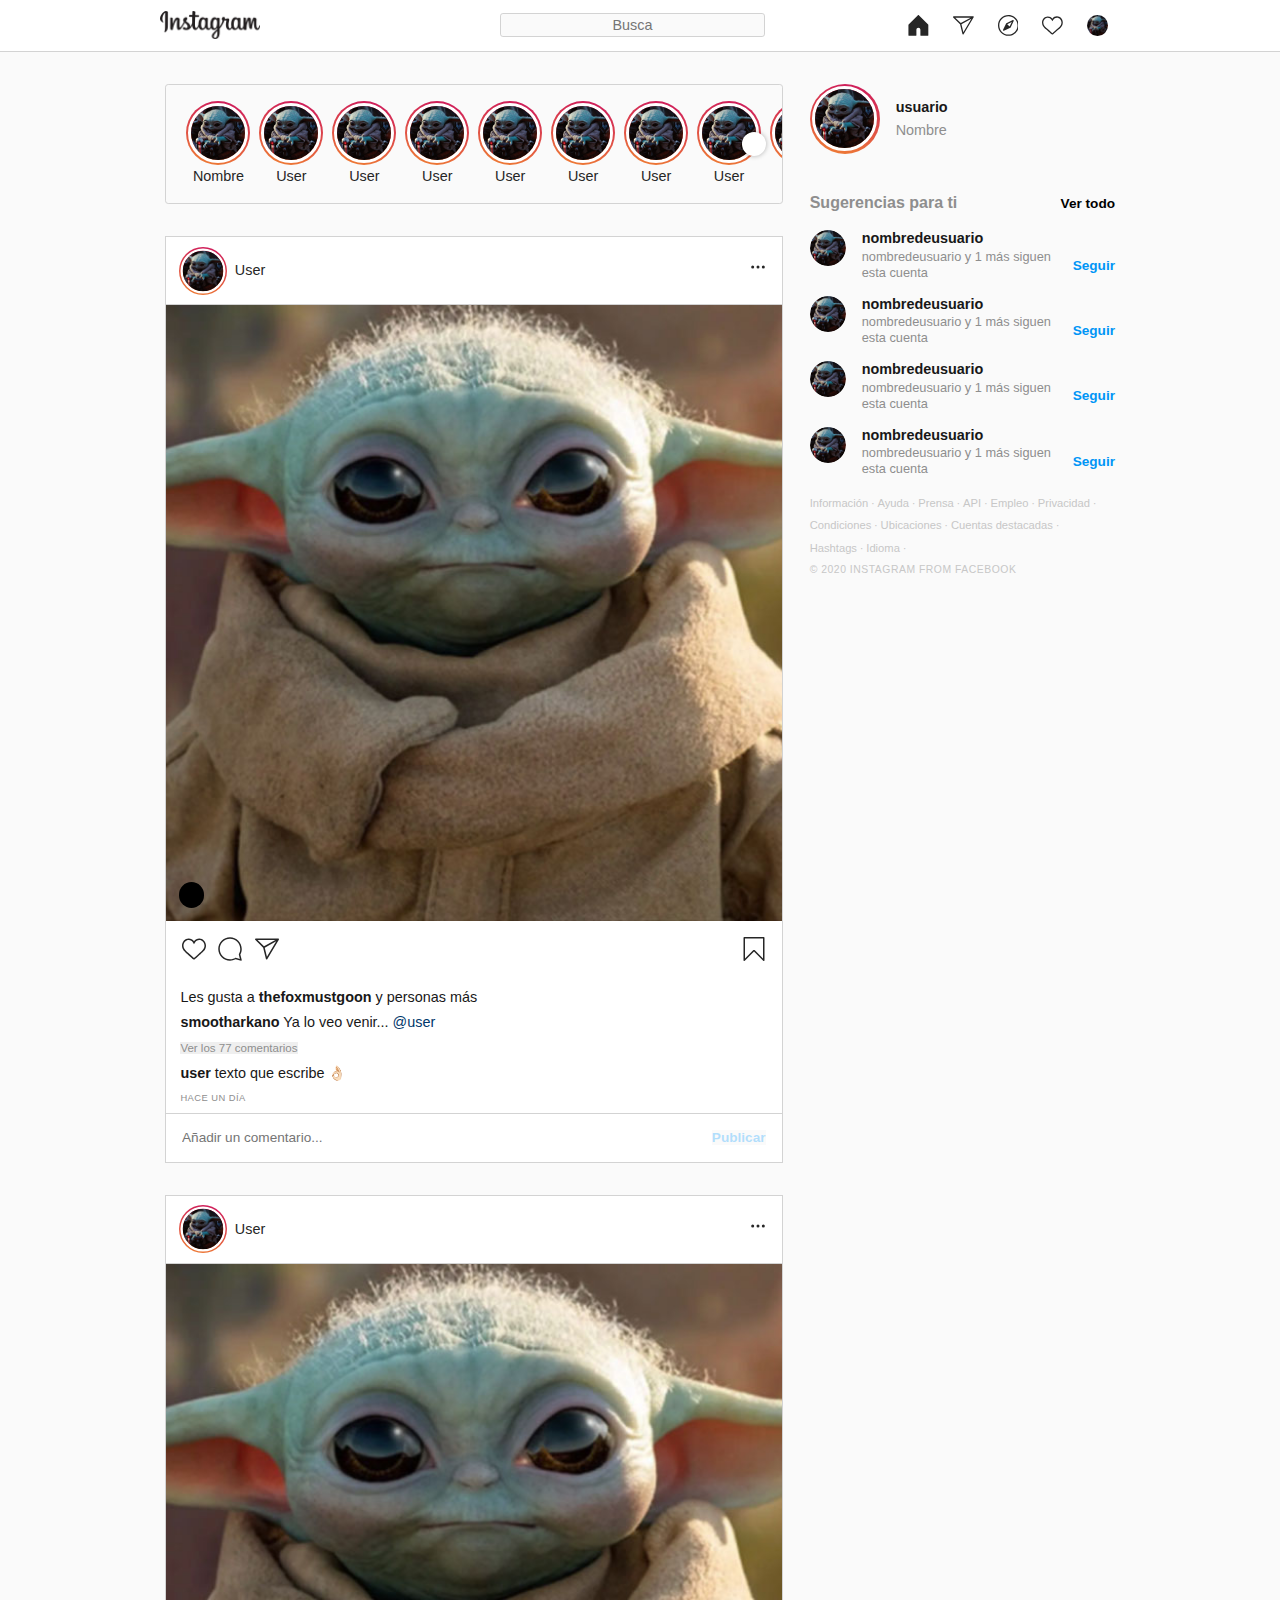
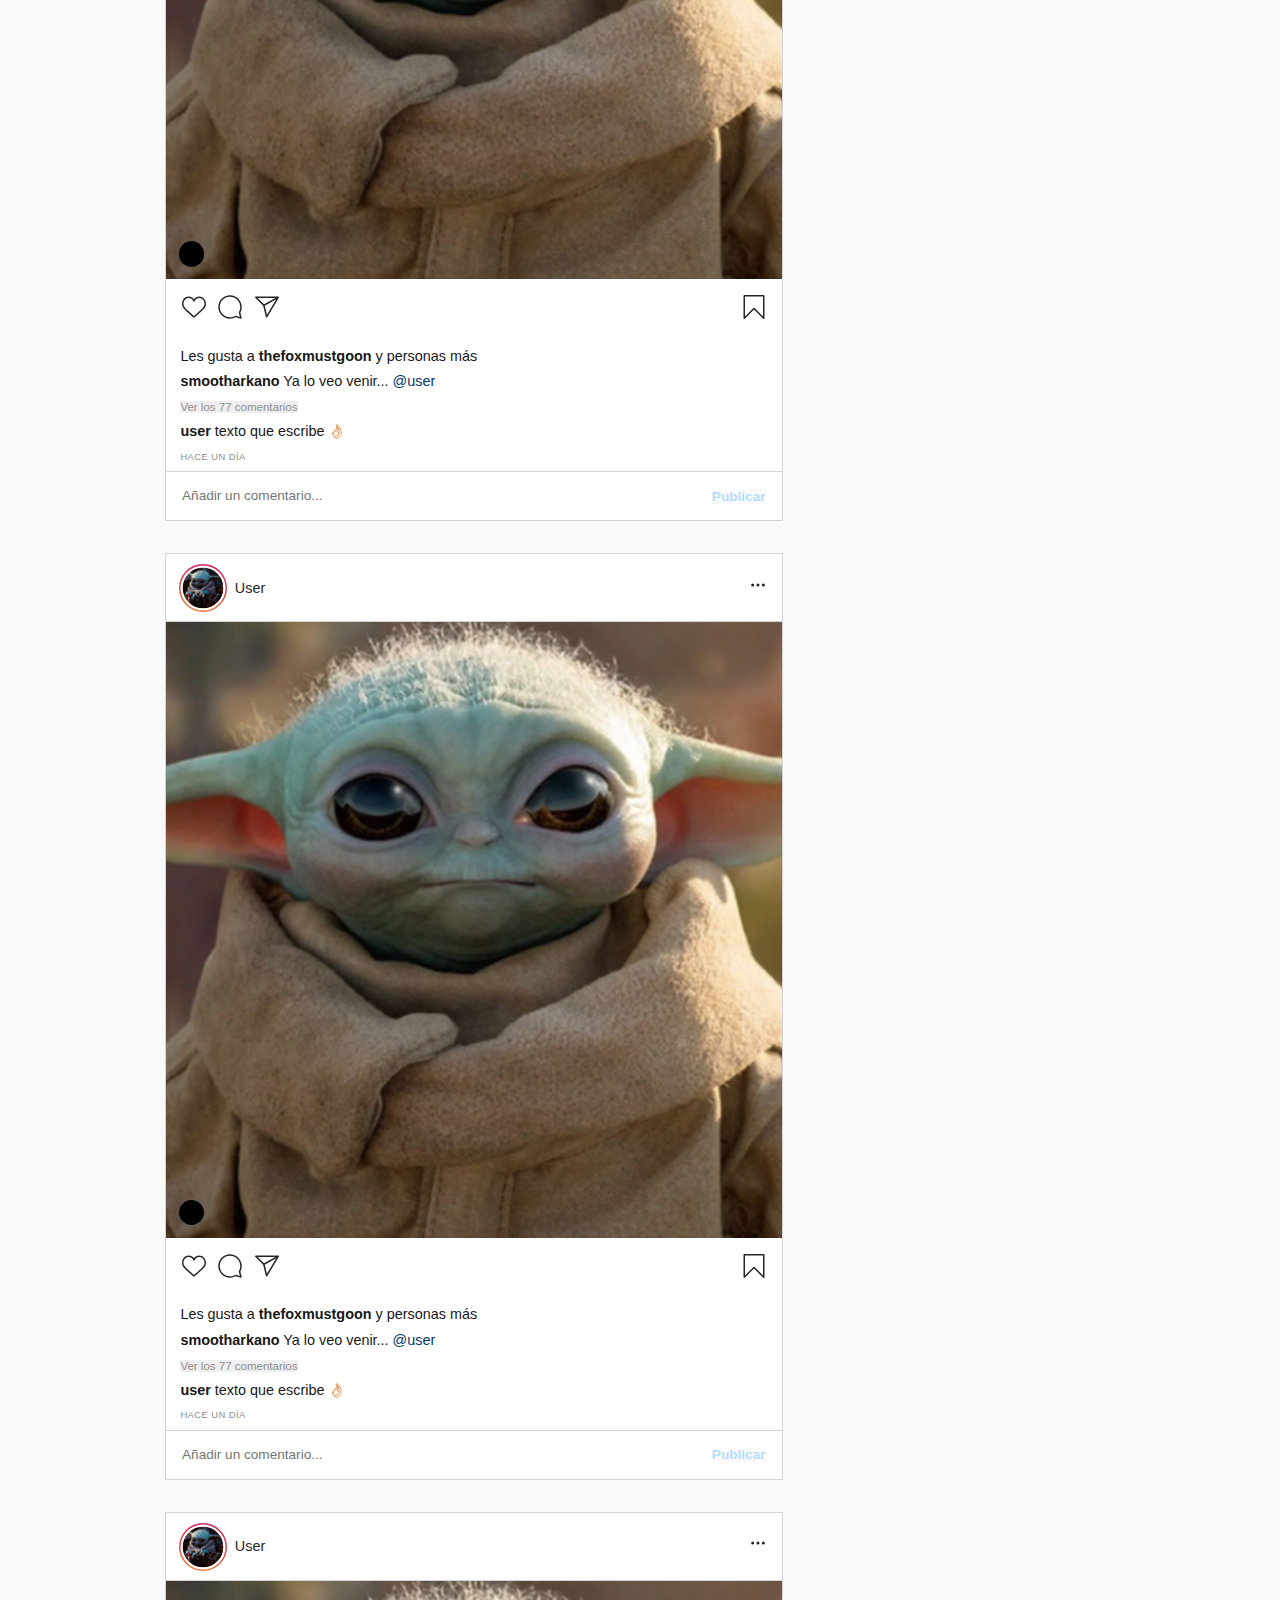
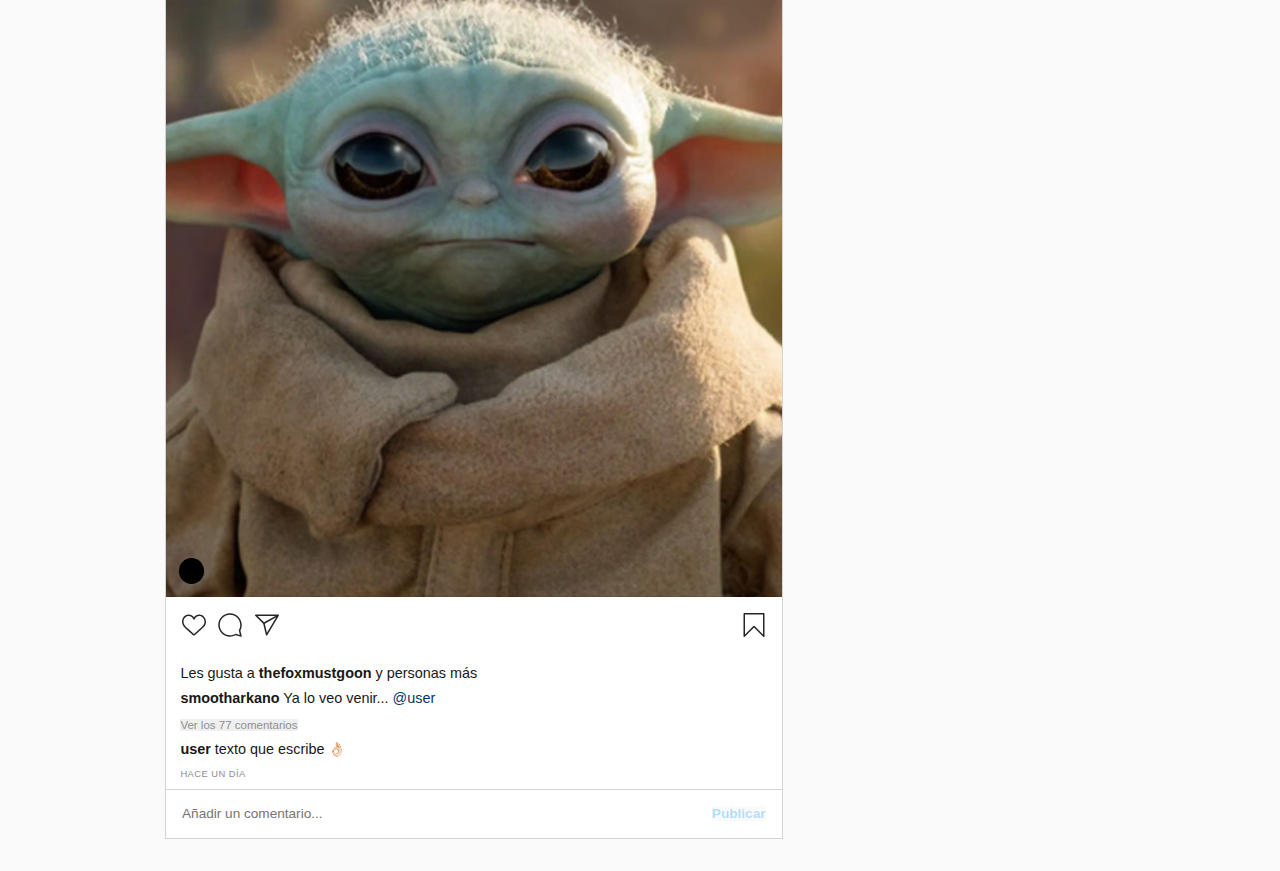
<file: index.html>
<!DOCTYPE html>
<html lang="en">
  <head>
    <meta charset="UTF-8" />
    <meta name="viewport" content="width=device-width, initial-scale=1.0" />
    <meta http-equiv="X-UA-Compatible" content="ie=edge" />
    <title>Clon de Instagram</title>
    <link rel="stylesheet" href="https://cdnjs.cloudflare.com/ajax/libs/font-awesome/5.15.1/css/all.min.css" integrity="sha512-+4zCK9k+qNFUR5X+cKL9EIR+ZOhtIloNl9GIKS57V1MyNsYpYcUrUeQc9vNfzsWfV28IaLL3i96P9sdNyeRssA==" crossorigin="anonymous" />
    <link rel="stylesheet" href="css/index.css" />
    <script src="js/app.js" defer></script>
  </head>

  <body class="index">
    <header class="header">
      <div class="centrado">
        <div class="header__col header__col--left">
          <h1 class="header__h1">
            <a href="#" title="Instagram">
              <img src="assets/img/logo.png" alt="Instagram" />
            </a>
          </h1>
        </div>
        <div class="header__col header__col--center">
          <input class="header__input" type="text" placeholder="Busca" />
        </div>
        <div class="header__col header__col--right">
          <ul class="header__ul">
            <li class="header__li">
              <a class="header__a" href="#" title="Inicio">
                <svg class="header__svg" aria-label="Inicio" fill="#262626" viewBox="0 0 48 48"><path d="M45.5 48H30.1c-.8 0-1.5-.7-1.5-1.5V34.2c0-2.6-2.1-4.6-4.6-4.6s-4.6 2.1-4.6 4.6v12.3c0 .8-.7 1.5-1.5 1.5H2.5c-.8 0-1.5-.7-1.5-1.5V23c0-.4.2-.8.4-1.1L22.9.4c.6-.6 1.6-.6 2.1 0l21.5 21.5c.3.3.4.7.4 1.1v23.5c.1.8-.6 1.5-1.4 1.5z"></path></svg>
              </a>
            </li>
            <li class="header__li">
              <a class="header__a" href="#" title="Mensajes">
                <svg class="header__svg" aria-label="Direct" fill="#262626" viewBox="0 0 48 48"><path d="M47.8 3.8c-.3-.5-.8-.8-1.3-.8h-45C.9 3.1.3 3.5.1 4S0 5.2.4 5.7l15.9 15.6 5.5 22.6c.1.6.6 1 1.2 1.1h.2c.5 0 1-.3 1.3-.7l23.2-39c.4-.4.4-1 .1-1.5zM5.2 6.1h35.5L18 18.7 5.2 6.1zm18.7 33.6l-4.4-18.4L42.4 8.6 23.9 39.7z"></path></svg>
              </a>
            </li>
            <li class="header__li">
              <a class="header__a" href="#" title="Descubrir">
                <svg class="header__svg" aria-label="Buscar personas" fill="#262626" viewBox="0 0 48 48"><path clip-rule="evenodd" d="M24 0C10.8 0 0 10.8 0 24s10.8 24 24 24 24-10.8 24-24S37.2 0 24 0zm0 45C12.4 45 3 35.6 3 24S12.4 3 24 3s21 9.4 21 21-9.4 21-21 21zm10.2-33.2l-14.8 7c-.3.1-.6.4-.7.7l-7 14.8c-.3.6-.2 1.3.3 1.7.3.3.7.4 1.1.4.2 0 .4 0 .6-.1l14.8-7c.3-.1.6-.4.7-.7l7-14.8c.3-.6.2-1.3-.3-1.7-.4-.5-1.1-.6-1.7-.3zm-7.4 15l-5.5-5.5 10.5-5-5 10.5z" fill-rule="evenodd"></path></svg>
              </a>
            </li>
            <li class="header__li">
              <a class="header__a" href="#" title="Likes">
                <svg class="header__svg" aria-label="Sección de actividades" fill="#262626" viewBox="0 0 48 48"><path d="M34.6 6.1c5.7 0 10.4 5.2 10.4 11.5 0 6.8-5.9 11-11.5 16S25 41.3 24 41.9c-1.1-.7-4.7-4-9.5-8.3-5.7-5-11.5-9.2-11.5-16C3 11.3 7.7 6.1 13.4 6.1c4.2 0 6.5 2 8.1 4.3 1.9 2.6 2.2 3.9 2.5 3.9.3 0 .6-1.3 2.5-3.9 1.6-2.3 3.9-4.3 8.1-4.3m0-3c-4.5 0-7.9 1.8-10.6 5.6-2.7-3.7-6.1-5.5-10.6-5.5C6 3.1 0 9.6 0 17.6c0 7.3 5.4 12 10.6 16.5.6.5 1.3 1.1 1.9 1.7l2.3 2c4.4 3.9 6.6 5.9 7.6 6.5.5.3 1.1.5 1.6.5.6 0 1.1-.2 1.6-.5 1-.6 2.8-2.2 7.8-6.8l2-1.8c.7-.6 1.3-1.2 2-1.7C42.7 29.6 48 25 48 17.6c0-8-6-14.5-13.4-14.5z"></path></svg>
              </a>
            </li>
            <li class="header__li">
              <a class="header__a" href="#" title="Perfil">
                <img class="header__profile" src="assets/img/user.jpg" alt="Usuario" />
              </a>
            </li>
          </ul>
        </div>
      </div>
    </header>

    <div class="contenido">
      <main class="main">
        <div class="stories">
          <div class="stories__slider">
            <!-- div.stories__slide>img[src="#" alt="User"]+h2{Nombre} -->
            <div class="stories__slide">
              <div class="stories__mask">
                <img class="stories__img" src="assets/img/user.jpg" alt="User" />
              </div>
              <h2 class="stories__h2">Nombre</h2>
            </div>

            <div class="stories__slide">
              <div class="stories__mask"><img class="stories__img" src="assets/img/user.jpg" alt="User" /></div>
              <h2 class="stories__h2">User</h2>
            </div>
            <div class="stories__slide">
              <div class="stories__mask"><img class="stories__img" src="assets/img/user.jpg" alt="User" /></div>
              <h2 class="stories__h2">User</h2>
            </div>
            <div class="stories__slide">
              <div class="stories__mask"><img class="stories__img" src="assets/img/user.jpg" alt="User" /></div>
              <h2 class="stories__h2">User</h2>
            </div>
            <div class="stories__slide">
              <div class="stories__mask"><img class="stories__img" src="assets/img/user.jpg" alt="User" /></div>
              <h2 class="stories__h2">User</h2>
            </div>
            <div class="stories__slide">
              <div class="stories__mask"><img class="stories__img" src="assets/img/user.jpg" alt="User" /></div>
              <h2 class="stories__h2">User</h2>
            </div>
            <div class="stories__slide">
              <div class="stories__mask"><img class="stories__img" src="assets/img/user.jpg" alt="User" /></div>
              <h2 class="stories__h2">User</h2>
            </div>
            <div class="stories__slide">
              <div class="stories__mask"><img class="stories__img" src="assets/img/user.jpg" alt="User" /></div>
              <h2 class="stories__h2">User</h2>
            </div>
            <div class="stories__slide">
              <div class="stories__mask"><img class="stories__img" src="assets/img/user.jpg" alt="User" /></div>
              <h2 class="stories__h2">User</h2>
            </div>
            <div class="stories__slide">
              <div class="stories__mask"><img class="stories__img" src="assets/img/user.jpg" alt="User" /></div>
              <h2 class="stories__h2">User</h2>
            </div>
            <div class="stories__slide">
              <div class="stories__mask"><img class="stories__img" src="assets/img/user.jpg" alt="User" /></div>
              <h2 class="stories__h2">User</h2>
            </div>
            <div class="stories__slide">
              <div class="stories__mask"><img class="stories__img" src="assets/img/user.jpg" alt="User" /></div>
              <h2 class="stories__h2">User</h2>
            </div>
            <div class="stories__slide">
              <div class="stories__mask"><img class="stories__img" src="assets/img/user.jpg" alt="User" /></div>
              <h2 class="stories__h2">User</h2>
            </div>
            <div class="stories__slide">
              <div class="stories__mask"><img class="stories__img" src="assets/img/user.jpg" alt="User" /></div>
              <h2 class="stories__h2">User</h2>
            </div>
            <div class="stories__slide">
              <div class="stories__mask"><img class="stories__img" src="assets/img/user.jpg" alt="User" /></div>
              <h2 class="stories__h2">User</h2>
            </div>
            <div class="stories__slide">
              <div class="stories__mask"><img class="stories__img" src="assets/img/user.jpg" alt="User" /></div>
              <h2 class="stories__h2">User</h2>
            </div>
          </div>

          <div class="stories__button stories__button--prev">
            <div class="fas fa-angle-left"></div>
          </div>
          <div class="stories__button stories__button--next activo">
            <div class="fas fa-angle-right"></div>
          </div>
        </div>

        <div class="post">
          <section class="post__section">
            <div class="post__top">
              <div class="stories__slide">
                <div class="stories__mask"><img class="stories__img" src="assets/img/user.jpg" alt="User" /></div>
                <h2 class="stories__h2">User</h2>
              </div>
              <div class="post__puntos">
                <svg class="post__svg" aria-label="Más opciones" fill="#262626" height="16" viewBox="0 0 48 48" width="16">
                  <circle clip-rule="evenodd" cx="8" cy="24" fill-rule="evenodd" r="4.5"></circle>
                  <circle clip-rule="evenodd" cx="24" cy="24" fill-rule="evenodd" r="4.5"></circle>
                  <circle clip-rule="evenodd" cx="40" cy="24" fill-rule="evenodd" r="4.5"></circle>
                </svg>
              </div>
            </div>
            <div class="post__image">
              <img class="post__img" src="assets/img/post1.jpg" alt="mini Yoda" />
              <div class="post__tags">
                <div class="post__fas fas fa-user"></div>
              </div>
            </div>
            <div class="post__buttons">
              <div class="post__izq">
                <svg class="post__svg" aria-label="Me gusta" fill="#262626" height="24" viewBox="0 0 48 48" width="24"><path d="M34.6 6.1c5.7 0 10.4 5.2 10.4 11.5 0 6.8-5.9 11-11.5 16S25 41.3 24 41.9c-1.1-.7-4.7-4-9.5-8.3-5.7-5-11.5-9.2-11.5-16C3 11.3 7.7 6.1 13.4 6.1c4.2 0 6.5 2 8.1 4.3 1.9 2.6 2.2 3.9 2.5 3.9.3 0 .6-1.3 2.5-3.9 1.6-2.3 3.9-4.3 8.1-4.3m0-3c-4.5 0-7.9 1.8-10.6 5.6-2.7-3.7-6.1-5.5-10.6-5.5C6 3.1 0 9.6 0 17.6c0 7.3 5.4 12 10.6 16.5.6.5 1.3 1.1 1.9 1.7l2.3 2c4.4 3.9 6.6 5.9 7.6 6.5.5.3 1.1.5 1.6.5.6 0 1.1-.2 1.6-.5 1-.6 2.8-2.2 7.8-6.8l2-1.8c.7-.6 1.3-1.2 2-1.7C42.7 29.6 48 25 48 17.6c0-8-6-14.5-13.4-14.5z"></path></svg>
                <svg class="post__svg" aria-label="Comentar" fill="#262626" height="24" viewBox="0 0 48 48" width="24"><path clip-rule="evenodd" d="M47.5 46.1l-2.8-11c1.8-3.3 2.8-7.1 2.8-11.1C47.5 11 37 .5 24 .5S.5 11 .5 24 11 47.5 24 47.5c4 0 7.8-1 11.1-2.8l11 2.8c.8.2 1.6-.6 1.4-1.4zm-3-22.1c0 4-1 7-2.6 10-.2.4-.3.9-.2 1.4l2.1 8.4-8.3-2.1c-.5-.1-1-.1-1.4.2-1.8 1-5.2 2.6-10 2.6-11.4 0-20.6-9.2-20.6-20.5S12.7 3.5 24 3.5 44.5 12.7 44.5 24z" fill-rule="evenodd"></path></svg>
                <svg class="post__svg" aria-label="Compartir publicación" fill="#262626" height="24" viewBox="0 0 48 48" width="24"><path d="M47.8 3.8c-.3-.5-.8-.8-1.3-.8h-45C.9 3.1.3 3.5.1 4S0 5.2.4 5.7l15.9 15.6 5.5 22.6c.1.6.6 1 1.2 1.1h.2c.5 0 1-.3 1.3-.7l23.2-39c.4-.4.4-1 .1-1.5zM5.2 6.1h35.5L18 18.7 5.2 6.1zm18.7 33.6l-4.4-18.4L42.4 8.6 23.9 39.7z"></path></svg>
              </div>
              <div class="post__der">
                <svg class="post__svg" aria-label="Guardar" fill="#262626" height="24" viewBox="0 0 48 48" width="24"><path d="M43.5 48c-.4 0-.8-.2-1.1-.4L24 29 5.6 47.6c-.4.4-1.1.6-1.6.3-.6-.2-1-.8-1-1.4v-45C3 .7 3.7 0 4.5 0h39c.8 0 1.5.7 1.5 1.5v45c0 .6-.4 1.2-.9 1.4-.2.1-.4.1-.6.1zM24 26c.8 0 1.6.3 2.2.9l15.8 16V3H6v39.9l15.8-16c.6-.6 1.4-.9 2.2-.9z"></path></svg>
              </div>
            </div>

            <div class="post__comments">
              <p class="post__gusta">Les gusta a <strong>thefoxmustgoon</strong> y personas más</p>
              <p class="post__user-text"><strong>smootharkano</strong> Ya lo veo venir... <a href="#" title="@user">@user</a></p>
              <button class="post__more">Ver los 77 comentarios</button>
              <p class="post__coment"><strong>user</strong> texto que escribe 👌🏻</p>
              <p class="post__date">Hace un día</p>
            </div>

            <div class="post__add">
              <input class="post__text" type="text" placeholder="Añadir un comentario..." />
              <input class="post__submit" type="submit" value="Publicar" />
            </div>
          </section>

          <section class="post__section">
            <div class="post__top">
              <div class="stories__slide">
                <div class="stories__mask"><img class="stories__img" src="assets/img/user.jpg" alt="User" /></div>
                <h2 class="stories__h2">User</h2>
              </div>
              <div class="post__puntos">
                <svg class="post__svg" aria-label="Más opciones" fill="#262626" height="16" viewBox="0 0 48 48" width="16">
                  <circle clip-rule="evenodd" cx="8" cy="24" fill-rule="evenodd" r="4.5"></circle>
                  <circle clip-rule="evenodd" cx="24" cy="24" fill-rule="evenodd" r="4.5"></circle>
                  <circle clip-rule="evenodd" cx="40" cy="24" fill-rule="evenodd" r="4.5"></circle>
                </svg>
              </div>
            </div>
            <div class="post__image">
              <img class="post__img" src="assets/img/post1.jpg" alt="mini Yoda" />
              <div class="post__tags">
                <div class="post__fas fas fa-user"></div>
              </div>
            </div>
            <div class="post__buttons">
              <div class="post__izq">
                <svg class="post__svg" aria-label="Me gusta" fill="#262626" height="24" viewBox="0 0 48 48" width="24"><path d="M34.6 6.1c5.7 0 10.4 5.2 10.4 11.5 0 6.8-5.9 11-11.5 16S25 41.3 24 41.9c-1.1-.7-4.7-4-9.5-8.3-5.7-5-11.5-9.2-11.5-16C3 11.3 7.7 6.1 13.4 6.1c4.2 0 6.5 2 8.1 4.3 1.9 2.6 2.2 3.9 2.5 3.9.3 0 .6-1.3 2.5-3.9 1.6-2.3 3.9-4.3 8.1-4.3m0-3c-4.5 0-7.9 1.8-10.6 5.6-2.7-3.7-6.1-5.5-10.6-5.5C6 3.1 0 9.6 0 17.6c0 7.3 5.4 12 10.6 16.5.6.5 1.3 1.1 1.9 1.7l2.3 2c4.4 3.9 6.6 5.9 7.6 6.5.5.3 1.1.5 1.6.5.6 0 1.1-.2 1.6-.5 1-.6 2.8-2.2 7.8-6.8l2-1.8c.7-.6 1.3-1.2 2-1.7C42.7 29.6 48 25 48 17.6c0-8-6-14.5-13.4-14.5z"></path></svg>
                <svg class="post__svg" aria-label="Comentar" fill="#262626" height="24" viewBox="0 0 48 48" width="24"><path clip-rule="evenodd" d="M47.5 46.1l-2.8-11c1.8-3.3 2.8-7.1 2.8-11.1C47.5 11 37 .5 24 .5S.5 11 .5 24 11 47.5 24 47.5c4 0 7.8-1 11.1-2.8l11 2.8c.8.2 1.6-.6 1.4-1.4zm-3-22.1c0 4-1 7-2.6 10-.2.4-.3.9-.2 1.4l2.1 8.4-8.3-2.1c-.5-.1-1-.1-1.4.2-1.8 1-5.2 2.6-10 2.6-11.4 0-20.6-9.2-20.6-20.5S12.7 3.5 24 3.5 44.5 12.7 44.5 24z" fill-rule="evenodd"></path></svg>
                <svg class="post__svg" aria-label="Compartir publicación" fill="#262626" height="24" viewBox="0 0 48 48" width="24"><path d="M47.8 3.8c-.3-.5-.8-.8-1.3-.8h-45C.9 3.1.3 3.5.1 4S0 5.2.4 5.7l15.9 15.6 5.5 22.6c.1.6.6 1 1.2 1.1h.2c.5 0 1-.3 1.3-.7l23.2-39c.4-.4.4-1 .1-1.5zM5.2 6.1h35.5L18 18.7 5.2 6.1zm18.7 33.6l-4.4-18.4L42.4 8.6 23.9 39.7z"></path></svg>
              </div>
              <div class="post__der">
                <svg class="post__svg" aria-label="Guardar" fill="#262626" height="24" viewBox="0 0 48 48" width="24"><path d="M43.5 48c-.4 0-.8-.2-1.1-.4L24 29 5.6 47.6c-.4.4-1.1.6-1.6.3-.6-.2-1-.8-1-1.4v-45C3 .7 3.7 0 4.5 0h39c.8 0 1.5.7 1.5 1.5v45c0 .6-.4 1.2-.9 1.4-.2.1-.4.1-.6.1zM24 26c.8 0 1.6.3 2.2.9l15.8 16V3H6v39.9l15.8-16c.6-.6 1.4-.9 2.2-.9z"></path></svg>
              </div>
            </div>

            <div class="post__comments">
              <p class="post__gusta">Les gusta a <strong>thefoxmustgoon</strong> y personas más</p>
              <p class="post__user-text"><strong>smootharkano</strong> Ya lo veo venir... <a href="#" title="@user">@user</a></p>
              <button class="post__more">Ver los 77 comentarios</button>
              <p class="post__coment"><strong>user</strong> texto que escribe 👌🏻</p>
              <p class="post__date">Hace un día</p>
            </div>

            <div class="post__add">
              <input class="post__text" type="text" placeholder="Añadir un comentario..." />
              <input class="post__submit" type="submit" value="Publicar" />
            </div>
          </section>

          <section class="post__section">
            <div class="post__top">
              <div class="stories__slide">
                <div class="stories__mask"><img class="stories__img" src="assets/img/user.jpg" alt="User" /></div>
                <h2 class="stories__h2">User</h2>
              </div>
              <div class="post__puntos">
                <svg class="post__svg" aria-label="Más opciones" fill="#262626" height="16" viewBox="0 0 48 48" width="16">
                  <circle clip-rule="evenodd" cx="8" cy="24" fill-rule="evenodd" r="4.5"></circle>
                  <circle clip-rule="evenodd" cx="24" cy="24" fill-rule="evenodd" r="4.5"></circle>
                  <circle clip-rule="evenodd" cx="40" cy="24" fill-rule="evenodd" r="4.5"></circle>
                </svg>
              </div>
            </div>
            <div class="post__image">
              <img class="post__img" src="assets/img/post1.jpg" alt="mini Yoda" />
              <div class="post__tags">
                <div class="post__fas fas fa-user"></div>
              </div>
            </div>
            <div class="post__buttons">
              <div class="post__izq">
                <svg class="post__svg" aria-label="Me gusta" fill="#262626" height="24" viewBox="0 0 48 48" width="24"><path d="M34.6 6.1c5.7 0 10.4 5.2 10.4 11.5 0 6.8-5.9 11-11.5 16S25 41.3 24 41.9c-1.1-.7-4.7-4-9.5-8.3-5.7-5-11.5-9.2-11.5-16C3 11.3 7.7 6.1 13.4 6.1c4.2 0 6.5 2 8.1 4.3 1.9 2.6 2.2 3.9 2.5 3.9.3 0 .6-1.3 2.5-3.9 1.6-2.3 3.9-4.3 8.1-4.3m0-3c-4.5 0-7.9 1.8-10.6 5.6-2.7-3.7-6.1-5.5-10.6-5.5C6 3.1 0 9.6 0 17.6c0 7.3 5.4 12 10.6 16.5.6.5 1.3 1.1 1.9 1.7l2.3 2c4.4 3.9 6.6 5.9 7.6 6.5.5.3 1.1.5 1.6.5.6 0 1.1-.2 1.6-.5 1-.6 2.8-2.2 7.8-6.8l2-1.8c.7-.6 1.3-1.2 2-1.7C42.7 29.6 48 25 48 17.6c0-8-6-14.5-13.4-14.5z"></path></svg>
                <svg class="post__svg" aria-label="Comentar" fill="#262626" height="24" viewBox="0 0 48 48" width="24"><path clip-rule="evenodd" d="M47.5 46.1l-2.8-11c1.8-3.3 2.8-7.1 2.8-11.1C47.5 11 37 .5 24 .5S.5 11 .5 24 11 47.5 24 47.5c4 0 7.8-1 11.1-2.8l11 2.8c.8.2 1.6-.6 1.4-1.4zm-3-22.1c0 4-1 7-2.6 10-.2.4-.3.9-.2 1.4l2.1 8.4-8.3-2.1c-.5-.1-1-.1-1.4.2-1.8 1-5.2 2.6-10 2.6-11.4 0-20.6-9.2-20.6-20.5S12.7 3.5 24 3.5 44.5 12.7 44.5 24z" fill-rule="evenodd"></path></svg>
                <svg class="post__svg" aria-label="Compartir publicación" fill="#262626" height="24" viewBox="0 0 48 48" width="24"><path d="M47.8 3.8c-.3-.5-.8-.8-1.3-.8h-45C.9 3.1.3 3.5.1 4S0 5.2.4 5.7l15.9 15.6 5.5 22.6c.1.6.6 1 1.2 1.1h.2c.5 0 1-.3 1.3-.7l23.2-39c.4-.4.4-1 .1-1.5zM5.2 6.1h35.5L18 18.7 5.2 6.1zm18.7 33.6l-4.4-18.4L42.4 8.6 23.9 39.7z"></path></svg>
              </div>
              <div class="post__der">
                <svg class="post__svg" aria-label="Guardar" fill="#262626" height="24" viewBox="0 0 48 48" width="24"><path d="M43.5 48c-.4 0-.8-.2-1.1-.4L24 29 5.6 47.6c-.4.4-1.1.6-1.6.3-.6-.2-1-.8-1-1.4v-45C3 .7 3.7 0 4.5 0h39c.8 0 1.5.7 1.5 1.5v45c0 .6-.4 1.2-.9 1.4-.2.1-.4.1-.6.1zM24 26c.8 0 1.6.3 2.2.9l15.8 16V3H6v39.9l15.8-16c.6-.6 1.4-.9 2.2-.9z"></path></svg>
              </div>
            </div>

            <div class="post__comments">
              <p class="post__gusta">Les gusta a <strong>thefoxmustgoon</strong> y personas más</p>
              <p class="post__user-text"><strong>smootharkano</strong> Ya lo veo venir... <a href="#" title="@user">@user</a></p>
              <button class="post__more">Ver los 77 comentarios</button>
              <p class="post__coment"><strong>user</strong> texto que escribe 👌🏻</p>
              <p class="post__date">Hace un día</p>
            </div>

            <div class="post__add">
              <input class="post__text" type="text" placeholder="Añadir un comentario..." />
              <input class="post__submit" type="submit" value="Publicar" />
            </div>
          </section>

          <section class="post__section">
            <div class="post__top">
              <div class="stories__slide">
                <div class="stories__mask"><img class="stories__img" src="assets/img/user.jpg" alt="User" /></div>
                <h2 class="stories__h2">User</h2>
              </div>
              <div class="post__puntos">
                <svg class="post__svg" aria-label="Más opciones" fill="#262626" height="16" viewBox="0 0 48 48" width="16">
                  <circle clip-rule="evenodd" cx="8" cy="24" fill-rule="evenodd" r="4.5"></circle>
                  <circle clip-rule="evenodd" cx="24" cy="24" fill-rule="evenodd" r="4.5"></circle>
                  <circle clip-rule="evenodd" cx="40" cy="24" fill-rule="evenodd" r="4.5"></circle>
                </svg>
              </div>
            </div>
            <div class="post__image">
              <img class="post__img" src="assets/img/post1.jpg" alt="mini Yoda" />
              <div class="post__tags">
                <div class="post__fas fas fa-user"></div>
              </div>
            </div>
            <div class="post__buttons">
              <div class="post__izq">
                <svg class="post__svg" aria-label="Me gusta" fill="#262626" height="24" viewBox="0 0 48 48" width="24"><path d="M34.6 6.1c5.7 0 10.4 5.2 10.4 11.5 0 6.8-5.9 11-11.5 16S25 41.3 24 41.9c-1.1-.7-4.7-4-9.5-8.3-5.7-5-11.5-9.2-11.5-16C3 11.3 7.7 6.1 13.4 6.1c4.2 0 6.5 2 8.1 4.3 1.9 2.6 2.2 3.9 2.5 3.9.3 0 .6-1.3 2.5-3.9 1.6-2.3 3.9-4.3 8.1-4.3m0-3c-4.5 0-7.9 1.8-10.6 5.6-2.7-3.7-6.1-5.5-10.6-5.5C6 3.1 0 9.6 0 17.6c0 7.3 5.4 12 10.6 16.5.6.5 1.3 1.1 1.9 1.7l2.3 2c4.4 3.9 6.6 5.9 7.6 6.5.5.3 1.1.5 1.6.5.6 0 1.1-.2 1.6-.5 1-.6 2.8-2.2 7.8-6.8l2-1.8c.7-.6 1.3-1.2 2-1.7C42.7 29.6 48 25 48 17.6c0-8-6-14.5-13.4-14.5z"></path></svg>
                <svg class="post__svg" aria-label="Comentar" fill="#262626" height="24" viewBox="0 0 48 48" width="24"><path clip-rule="evenodd" d="M47.5 46.1l-2.8-11c1.8-3.3 2.8-7.1 2.8-11.1C47.5 11 37 .5 24 .5S.5 11 .5 24 11 47.5 24 47.5c4 0 7.8-1 11.1-2.8l11 2.8c.8.2 1.6-.6 1.4-1.4zm-3-22.1c0 4-1 7-2.6 10-.2.4-.3.9-.2 1.4l2.1 8.4-8.3-2.1c-.5-.1-1-.1-1.4.2-1.8 1-5.2 2.6-10 2.6-11.4 0-20.6-9.2-20.6-20.5S12.7 3.5 24 3.5 44.5 12.7 44.5 24z" fill-rule="evenodd"></path></svg>
                <svg class="post__svg" aria-label="Compartir publicación" fill="#262626" height="24" viewBox="0 0 48 48" width="24"><path d="M47.8 3.8c-.3-.5-.8-.8-1.3-.8h-45C.9 3.1.3 3.5.1 4S0 5.2.4 5.7l15.9 15.6 5.5 22.6c.1.6.6 1 1.2 1.1h.2c.5 0 1-.3 1.3-.7l23.2-39c.4-.4.4-1 .1-1.5zM5.2 6.1h35.5L18 18.7 5.2 6.1zm18.7 33.6l-4.4-18.4L42.4 8.6 23.9 39.7z"></path></svg>
              </div>
              <div class="post__der">
                <svg class="post__svg" aria-label="Guardar" fill="#262626" height="24" viewBox="0 0 48 48" width="24"><path d="M43.5 48c-.4 0-.8-.2-1.1-.4L24 29 5.6 47.6c-.4.4-1.1.6-1.6.3-.6-.2-1-.8-1-1.4v-45C3 .7 3.7 0 4.5 0h39c.8 0 1.5.7 1.5 1.5v45c0 .6-.4 1.2-.9 1.4-.2.1-.4.1-.6.1zM24 26c.8 0 1.6.3 2.2.9l15.8 16V3H6v39.9l15.8-16c.6-.6 1.4-.9 2.2-.9z"></path></svg>
              </div>
            </div>

            <div class="post__comments">
              <p class="post__gusta">Les gusta a <strong>thefoxmustgoon</strong> y personas más</p>
              <p class="post__user-text"><strong>smootharkano</strong> Ya lo veo venir... <a href="#" title="@user">@user</a></p>
              <button class="post__more">Ver los 77 comentarios</button>
              <p class="post__coment"><strong>user</strong> texto que escribe 👌🏻</p>
              <p class="post__date">Hace un día</p>
            </div>

            <div class="post__add">
              <input class="post__text" type="text" placeholder="Añadir un comentario..." />
              <input class="post__submit" type="submit" value="Publicar" />
            </div>
          </section>
        </div>
      </main>

      <aside class="aside">
        <div class="aside__user">
          <div class="aside__mask">
            <img class="aside__img-user" src="assets/img/user.jpg" alt="User" />
          </div>
          <div class="aside__info">
            <h2 class="aside__nick">usuario</h2>
            <h3 class="aside__name">Nombre</h3>
          </div>
        </div>
        <div class="aside__sugerencias">
          <div class="aside__top">
            <h4 class="aside__h4">Sugerencias para ti</h4>
            <button class="aside__button" type="button">Ver todo</button>
          </div>
          <div class="aside__bottom">
            <ul class="aside__ul">
              <li class="aside__li">
                <div class="aside__col">
                  <div class="aside__mask aside__mask--mini">
                    <img class="aside__img-user aside__img-user--mini" src="assets/img/user.jpg" alt="User" />
                  </div>
                </div>
                <div class="aside__col">
                  <h5 class="aside__h5">nombredeusuario</h5>
                  <span class="aside__span">nombredeusuario y 1 más siguen esta cuenta</span>
                </div>
                <div class="aside__col">
                  <button class="aside__button aside__button--blue" type="button">Seguir</button>
                </div>
              </li>
              <li class="aside__li">
                <div class="aside__col">
                  <div class="aside__mask aside__mask--mini">
                    <img class="aside__img-user aside__img-user--mini" src="assets/img/user.jpg" alt="User" />
                  </div>
                </div>
                <div class="aside__col">
                  <h5 class="aside__h5">nombredeusuario</h5>
                  <span class="aside__span">nombredeusuario y 1 más siguen esta cuenta</span>
                </div>
                <div class="aside__col">
                  <button class="aside__button aside__button--blue" type="button">Seguir</button>
                </div>
              </li>

              <li class="aside__li">
                <div class="aside__col">
                  <div class="aside__mask aside__mask--mini">
                    <img class="aside__img-user aside__img-user--mini" src="assets/img/user.jpg" alt="User" />
                  </div>
                </div>
                <div class="aside__col">
                  <h5 class="aside__h5">nombredeusuario</h5>
                  <span class="aside__span">nombredeusuario y 1 más siguen esta cuenta</span>
                </div>
                <div class="aside__col">
                  <button class="aside__button aside__button--blue" type="button">Seguir</button>
                </div>
              </li>

              <li class="aside__li">
                <div class="aside__col">
                  <div class="aside__mask aside__mask--mini">
                    <img class="aside__img-user aside__img-user--mini" src="assets/img/user.jpg" alt="User" />
                  </div>
                </div>
                <div class="aside__col">
                  <h5 class="aside__h5">nombredeusuario</h5>
                  <span class="aside__span">nombredeusuario y 1 más siguen esta cuenta</span>
                </div>
                <div class="aside__col">
                  <button class="aside__button aside__button--blue" type="button">Seguir</button>
                </div>
              </li>
            </ul>
          </div>
        </div>

        <div class="aside__footer">
          <ul class="aside__foot">
            <li class="aside__li"><a href="#" title="Información">Información</a></li>
            <li class="aside__li"><a href="#" title="Ayuda">Ayuda</a></li>
            <li class="aside__li"><a href="#" title="Prensa">Prensa</a></li>
            <li class="aside__li"><a href="#" title="API">API</a></li>
            <li class="aside__li"><a href="#" title="Empleo">Empleo</a></li>
            <li class="aside__li"><a href="#" title="Privacidad">Privacidad</a></li>
            <li class="aside__li"><a href="#" title="Condiciones">Condiciones</a></li>
            <li class="aside__li"><a href="#" title="Ubicaciones">Ubicaciones</a></li>
            <li class="aside__li"><a href="#" title="Cuentas destacadas">Cuentas destacadas</a></li>
            <li class="aside__li"><a href="#" title="Hashtags">Hashtags</a></li>
            <li class="aside__li"><a href="#" title="Idioma">Idioma</a></li>
          </ul>
          <p class="aside__copy">© 2020 Instagram from Facebook</p>
        </div>
      </aside>
    </div>
  </body>
</html>
</file>
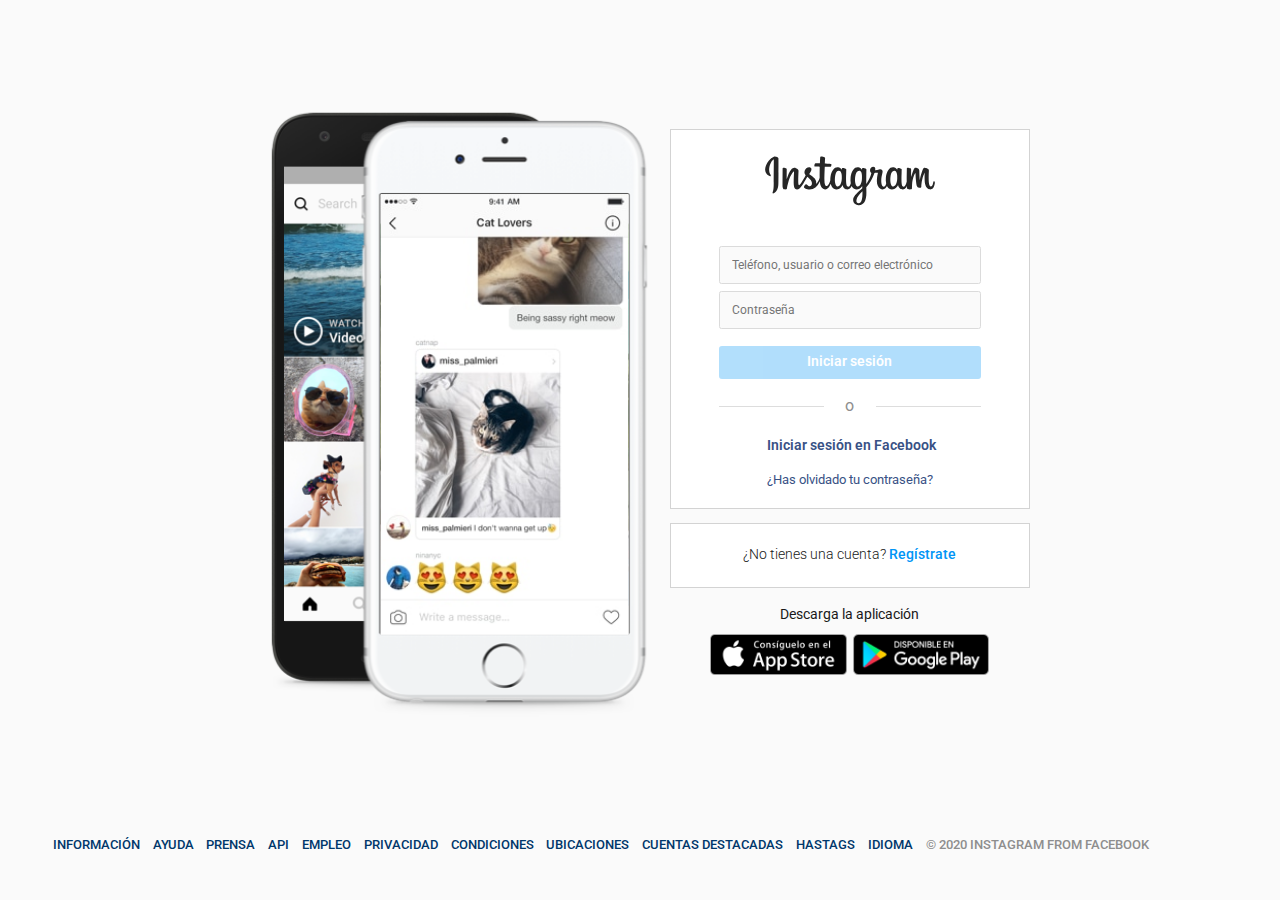
<file: login.html>
<!DOCTYPE html>
<html lang="en">
  <head>
    <meta charset="UTF-8" />
    <meta name="viewport" content="width=device-width, initial-scale=1.0" />
    <meta http-equiv="X-UA-Compatible" content="ie=edge" />
    <title>Clon de Instagram</title>
    <link href="https://fonts.googleapis.com/css2?family=Roboto:wght@100;300;400;500;700&display=swap" rel="stylesheet" />
    <link rel="stylesheet" href="https://cdnjs.cloudflare.com/ajax/libs/font-awesome/5.15.1/css/all.min.css" integrity="sha512-+4zCK9k+qNFUR5X+cKL9EIR+ZOhtIloNl9GIKS57V1MyNsYpYcUrUeQc9vNfzsWfV28IaLL3i96P9sdNyeRssA==" crossorigin="anonymous" />
    <link rel="stylesheet" href="css/index.css" />
    <script src="js/app.js" defer></script>
  </head>

  <body class="login">
    <main class="main">
      <div class="main__container">
        <div class="main__imgs">
          <img class="main__animation" src="assets/img/download.png" alt="Imagen" />
          <img class="main__slide slide1" src="assets/img/slide1.jpg" alt="Imagen 1" />
          <img class="main__slide slide2" src="assets/img/slide2.jpg" alt="Imagen 2" />
          <img class="main__slide slide3" src="assets/img/slide3.jpg" alt="Imagen 3" />
          <img class="main__slide slide4" src="assets/img/slide4.jpg" alt="Imagen 4" />
          <img class="main__slide slide5" src="assets/img/slide5.jpg" alt="Imagen 5" />
        </div>

        <div class="main__form">
          <div class="main__sup">
            <h1 class="main__h1">
              <a href="#" title="Instagram">
                <img src="assets/img/logo.svg" alt="Instagram" />
              </a>
            </h1>

            <form class="main__formulario" action="#" method="#">
              <input class="main__input main__input--text" type="text" placeholder="Teléfono, usuario o correo electrónico" />
              <input class="main__input main__input--pass" type="password" placeholder="Contraseña" />
              <input class="main__input main__input--submit" type="submit" value="Iniciar sesión" />
            </form>

            <div class="main__separador">o</div>

            <div class="main__fb">
              <p class="main__init">
                <a href="#" title="Iniciar sesión en Facebook"> <i class="fab fa-facebook-square"></i> Iniciar sesión en Facebook</a>
              </p>
              <p class="main__forget"><a href="#" title="¿Has olvidado tu contraseña?">¿Has olvidado tu contraseña?</a></p>
            </div>
          </div>
          <div class="main__middle">
            <p>¿No tienes una cuenta? <a href="#" title="Regístrate">Regístrate</a></p>
          </div>
          <div class="main__bottom">
            <span class="main__span">Descarga la aplicación</span>
            <ul class="main__ul">
              <li class="main__li">
                <a class="main__button" href="#" title="Apple"><img src="assets/img/app.png" alt="" /></a>
              </li>
              <li class="main__li">
                <a class="main__button" href="#" title="Google"><img src="assets/img/google.png" alt="" /></a>
              </li>
            </ul>
          </div>
        </div>
      </div>
    </main>
    <footer class="footer">
      <ul class="footer__ul">
        <li class="footer__li"><a href="#" title="Información">Información</a></li>
        <li class="footer__li"><a href="#" title="Ayuda">Ayuda</a></li>
        <li class="footer__li"><a href="#" title="Prensa">Prensa</a></li>
        <li class="footer__li"><a href="#" title="API">API</a></li>
        <li class="footer__li"><a href="#" title="Empleo">Empleo</a></li>
        <li class="footer__li"><a href="#" title="Privacidad">Privacidad</a></li>
        <li class="footer__li"><a href="#" title="Condiciones">Condiciones</a></li>
        <li class="footer__li"><a href="#" title="Ubicaciones">Ubicaciones</a></li>
        <li class="footer__li"><a href="#" title="Cuentas destacadas">Cuentas destacadas</a></li>
        <li class="footer__li"><a href="#" title="Hastags">Hastags</a></li>
        <li class="footer__li"><a href="#" title="Idioma">Idioma</a></li>
      </ul>
      <p class="footer__copy">© 2020 INSTAGRAM FROM FACEBOOK</p>
    </footer>
  </body>
</html>
</file>
<file: css/index.css>
@charset "UTF-8";
/*
    Estilos generales para que las etiquetas no contengan propiedades
    que nos estorben y en todos los navegadores se vean correctamente
*/
* {
  margin: 0;
  padding: 0;
  border: 0;
  -webkit-box-sizing: border-box;
     -moz-box-sizing: border-box;
          box-sizing: border-box;
  vertical-align: baseline;
}

img {
  display: block;
  max-width: 100%;
  width: 100%;
  -o-object-fit: cover;
     object-fit: cover;
  -o-object-position: center;
     object-position: center;
}

a {
  display: -webkit-box;
  display: -webkit-flex;
  display: -moz-box;
  display: -ms-flexbox;
  display: flex;
  text-decoration: none;
  color: inherit;
}

video {
  display: -webkit-box;
  display: -webkit-flex;
  display: -moz-box;
  display: -ms-flexbox;
  display: flex;
  -o-object-fit: cover;
     object-fit: cover;
  -o-object-position: center center;
     object-position: center center;
}

audio {
  display: -webkit-box;
  display: -webkit-flex;
  display: -moz-box;
  display: -ms-flexbox;
  display: flex;
}

p a {
  display: inline;
}

li {
  list-style-type: none;
}

table, tr, td {
  border-collapse: collapse;
  border-spacing: 0;
}

html {
  scroll-behavior: smooth;
}

body {
  font: normal normal normal 100%/140% Fakt Pro Medium, "Roboto", sans-serif;
  -webkit-hyphens: auto;
     -moz-hyphens: auto;
      -ms-hyphens: auto;
          hyphens: auto;
  color: #181818;
  background: #e7e7e7;
  /* font-smooth: always;-webkit-font-smoothing: antialiased;-moz-osx-font-smoothing: grayscale; */
}

h1, h2, h3, h4, h5, h6 {
  -webkit-hyphens: auto;
     -moz-hyphens: auto;
      -ms-hyphens: auto;
          hyphens: auto;
  color: inherit;
  font-size: inherit;
  font-weight: inherit;
}

form input, form textarea, form select {
  font: normal normal normal 100%/140% Fakt Pro Medium, "Roboto", sans-serif;
  -webkit-hyphens: auto;
     -moz-hyphens: auto;
      -ms-hyphens: auto;
          hyphens: auto;
  background-color: transparent;
  -webkit-appearance: none;
     -moz-appearance: none;
          appearance: none;
  display: block;
}

@-webkit-keyframes aparecer {
  0% {
    opacity: 0;
  }
  25% {
    opacity: 1;
  }
  75% {
    opacity: 1;
  }
  100% {
    opacity: 0;
  }
}

@-moz-keyframes aparecer {
  0% {
    opacity: 0;
  }
  25% {
    opacity: 1;
  }
  75% {
    opacity: 1;
  }
  100% {
    opacity: 0;
  }
}

@-o-keyframes aparecer {
  0% {
    opacity: 0;
  }
  25% {
    opacity: 1;
  }
  75% {
    opacity: 1;
  }
  100% {
    opacity: 0;
  }
}

@keyframes aparecer {
  0% {
    opacity: 0;
  }
  25% {
    opacity: 1;
  }
  75% {
    opacity: 1;
  }
  100% {
    opacity: 0;
  }
}
.index {
  background: #fafafa;
}
.index .header {
  width: 100%;
  background: white;
  border-bottom: 1px solid lightgrey;
  padding: 0.7em 0;
  margin: 0 0 2em;
  display: -webkit-box;
  display: -webkit-flex;
  display: -moz-box;
  display: -ms-flexbox;
  display: flex;
  -webkit-box-orient: horizontal;
  -webkit-box-direction: normal;
  -webkit-flex-flow: row nowrap;
     -moz-box-orient: horizontal;
     -moz-box-direction: normal;
      -ms-flex-flow: row nowrap;
          flex-flow: row nowrap;
  -webkit-box-pack: center;
  -webkit-justify-content: center;
     -moz-box-pack: center;
      -ms-flex-pack: center;
          justify-content: center;
  -webkit-box-align: center;
  -webkit-align-items: center;
     -moz-box-align: center;
      -ms-flex-align: center;
          align-items: center;
  -webkit-align-content: auto;
      -ms-flex-line-pack: auto;
          align-content: auto;
}
.index .header .centrado {
  width: 94%;
  max-width: 960px;
  display: -webkit-box;
  display: -webkit-flex;
  display: -moz-box;
  display: -ms-flexbox;
  display: flex;
  -webkit-box-orient: horizontal;
  -webkit-box-direction: normal;
  -webkit-flex-flow: row nowrap;
     -moz-box-orient: horizontal;
     -moz-box-direction: normal;
      -ms-flex-flow: row nowrap;
          flex-flow: row nowrap;
  -webkit-box-pack: justify;
  -webkit-justify-content: space-between;
     -moz-box-pack: justify;
      -ms-flex-pack: justify;
          justify-content: space-between;
  -webkit-box-align: center;
  -webkit-align-items: center;
     -moz-box-align: center;
      -ms-flex-align: center;
          align-items: center;
  -webkit-align-content: auto;
      -ms-flex-line-pack: auto;
          align-content: auto;
}
.index .header__col {
  display: -webkit-box;
  display: -webkit-flex;
  display: -moz-box;
  display: -ms-flexbox;
  display: flex;
  -webkit-box-orient: horizontal;
  -webkit-box-direction: normal;
  -webkit-flex-flow: row nowrap;
     -moz-box-orient: horizontal;
     -moz-box-direction: normal;
      -ms-flex-flow: row nowrap;
          flex-flow: row nowrap;
  -webkit-box-pack: justify;
  -webkit-justify-content: space-between;
     -moz-box-pack: justify;
      -ms-flex-pack: justify;
          justify-content: space-between;
  -webkit-box-align: center;
  -webkit-align-items: center;
     -moz-box-align: center;
      -ms-flex-align: center;
          align-items: center;
  -webkit-align-content: auto;
      -ms-flex-line-pack: auto;
          align-content: auto;
}
.index .header__col--left {
  -webkit-box-pack: start;
  -webkit-justify-content: flex-start;
     -moz-box-pack: start;
      -ms-flex-pack: start;
          justify-content: flex-start;
}
.index .header__col--center {
  -webkit-box-pack: center;
  -webkit-justify-content: center;
     -moz-box-pack: center;
      -ms-flex-pack: center;
          justify-content: center;
  margin: 0 0 0 6.8em;
}
@media screen and (max-width: 960px) {
  .index .header__col--center {
    margin: 0 0 0 1em;
  }
}
.index .header__col--right {
  -webkit-box-pack: end;
  -webkit-justify-content: flex-end;
     -moz-box-pack: end;
      -ms-flex-pack: end;
          justify-content: flex-end;
}
.index .header__h1 {
  min-width: 80px;
  max-width: 100px;
}
.index .header__h1 img {
  -o-object-fit: scale-down;
     object-fit: scale-down;
}
.index .header__input {
  color: lightgrey;
  background: #fafafa;
  border: 1px solid lightgrey;
  -webkit-border-radius: 0.2em;
     -moz-border-radius: 0.2em;
          border-radius: 0.2em;
  padding: 0.2em 2.7em;
  text-align: center;
  font-size: 0.9em;
  font-weight: 300;
}
.index .header__ul {
  width: 100%;
  display: -webkit-box;
  display: -webkit-flex;
  display: -moz-box;
  display: -ms-flexbox;
  display: flex;
  -webkit-box-orient: horizontal;
  -webkit-box-direction: normal;
  -webkit-flex-flow: row nowrap;
     -moz-box-orient: horizontal;
     -moz-box-direction: normal;
      -ms-flex-flow: row nowrap;
          flex-flow: row nowrap;
  -webkit-box-pack: justify;
  -webkit-justify-content: space-between;
     -moz-box-pack: justify;
      -ms-flex-pack: justify;
          justify-content: space-between;
  -webkit-box-align: center;
  -webkit-align-items: center;
     -moz-box-align: center;
      -ms-flex-align: center;
          align-items: center;
  -webkit-align-content: auto;
      -ms-flex-line-pack: auto;
          align-content: auto;
}
.index .header__li {
  margin: 0 0.75em;
}
.index .header__svg {
  width: 1.3em;
  height: 1.3em;
}
.index .header__profile {
  width: 1.3em;
  height: 1.3em;
  -webkit-border-radius: 50%;
     -moz-border-radius: 50%;
          border-radius: 50%;
}
.index .contenido {
  width: 90%;
  max-width: 950px;
  min-height: 100vh;
  margin: auto;
  display: -webkit-box;
  display: -webkit-flex;
  display: -moz-box;
  display: -ms-flexbox;
  display: flex;
  -webkit-box-orient: horizontal;
  -webkit-box-direction: normal;
  -webkit-flex-flow: row nowrap;
     -moz-box-orient: horizontal;
     -moz-box-direction: normal;
      -ms-flex-flow: row nowrap;
          flex-flow: row nowrap;
  -webkit-box-pack: justify;
  -webkit-justify-content: space-between;
     -moz-box-pack: justify;
      -ms-flex-pack: justify;
          justify-content: space-between;
  -webkit-box-align: start;
  -webkit-align-items: flex-start;
     -moz-box-align: start;
      -ms-flex-align: start;
          align-items: flex-start;
  -webkit-align-content: auto;
      -ms-flex-line-pack: auto;
          align-content: auto;
}
.index .main {
  width: 65%;
  min-height: 400px;
}
.index .aside {
  width: 35%;
  min-height: 400px;
}
.index .stories {
  width: 100%;
  border: 1px solid lightgrey;
  -webkit-border-radius: 0.2em;
     -moz-border-radius: 0.2em;
          border-radius: 0.2em;
  padding: 1em;
  overflow: hidden;
  position: relative;
}
.index .stories::-webkit-scrollbar {
  height: 5px;
}
.index .stories::-webkit-scrollbar-track {
  background: #f1f1f1;
}
.index .stories::-webkit-scrollbar-thumb {
  background: -webkit-linear-gradient(257deg, #cc155e 0%, #f08132 100%);
  background: linear-gradient(193deg, #cc155e 0%, #f08132 100%);
  -webkit-border-radius: 0.4em;
          border-radius: 0.4em;
}
.index .stories::-webkit-scrollbar-thumb:hover {
  background: lightgrey;
}
.index .stories__slider {
  width: 200%;
  display: -webkit-box;
  display: -webkit-flex;
  display: -moz-box;
  display: -ms-flexbox;
  display: flex;
  -webkit-box-orient: horizontal;
  -webkit-box-direction: normal;
  -webkit-flex-flow: row nowrap;
     -moz-box-orient: horizontal;
     -moz-box-direction: normal;
      -ms-flex-flow: row nowrap;
          flex-flow: row nowrap;
  -webkit-box-pack: start;
  -webkit-justify-content: flex-start;
     -moz-box-pack: start;
      -ms-flex-pack: start;
          justify-content: flex-start;
  -webkit-box-align: center;
  -webkit-align-items: center;
     -moz-box-align: center;
      -ms-flex-align: center;
          align-items: center;
  -webkit-align-content: auto;
      -ms-flex-line-pack: auto;
          align-content: auto;
  -webkit-transition: all 0.5s ease;
  -o-transition: all 0.5s ease;
  -moz-transition: all 0.5s ease;
  transition: all 0.5s ease;
}
.index .stories__slide {
  width: 80px;
  display: -webkit-box;
  display: -webkit-flex;
  display: -moz-box;
  display: -ms-flexbox;
  display: flex;
  -webkit-box-orient: vertical;
  -webkit-box-direction: normal;
  -webkit-flex-flow: column nowrap;
     -moz-box-orient: vertical;
     -moz-box-direction: normal;
      -ms-flex-flow: column nowrap;
          flex-flow: column nowrap;
  -webkit-box-pack: center;
  -webkit-justify-content: center;
     -moz-box-pack: center;
      -ms-flex-pack: center;
          justify-content: center;
  -webkit-box-align: center;
  -webkit-align-items: center;
     -moz-box-align: center;
      -ms-flex-align: center;
          align-items: center;
  -webkit-align-content: auto;
      -ms-flex-line-pack: auto;
          align-content: auto;
  cursor: pointer;
}
.index .stories__mask {
  width: 64px;
  height: 64px;
  -webkit-border-radius: 50%;
     -moz-border-radius: 50%;
          border-radius: 50%;
  background: #cc155e;
  background: -webkit-linear-gradient(257deg, #cc155e 0%, #f08132 100%);
  background: -moz-linear-gradient(257deg, #cc155e 0%, #f08132 100%);
  background: -o-linear-gradient(257deg, #cc155e 0%, #f08132 100%);
  background: linear-gradient(193deg, #cc155e 0%, #f08132 100%);
  overflow: hidden;
  display: -webkit-box;
  display: -webkit-flex;
  display: -moz-box;
  display: -ms-flexbox;
  display: flex;
  -webkit-box-orient: horizontal;
  -webkit-box-direction: normal;
  -webkit-flex-flow: row nowrap;
     -moz-box-orient: horizontal;
     -moz-box-direction: normal;
      -ms-flex-flow: row nowrap;
          flex-flow: row nowrap;
  -webkit-box-pack: center;
  -webkit-justify-content: center;
     -moz-box-pack: center;
      -ms-flex-pack: center;
          justify-content: center;
  -webkit-box-align: center;
  -webkit-align-items: center;
     -moz-box-align: center;
      -ms-flex-align: center;
          align-items: center;
  -webkit-align-content: auto;
      -ms-flex-line-pack: auto;
          align-content: auto;
}
.index .stories__img {
  width: 60px;
  height: 60px;
  background: aquamarine;
  -webkit-border-radius: 50%;
     -moz-border-radius: 50%;
          border-radius: 50%;
  position: relative;
  -webkit-transform: scale(1);
     -moz-transform: scale(1);
      -ms-transform: scale(1);
       -o-transform: scale(1);
          transform: scale(1);
  border: 3px solid white;
}
.index .stories__h2 {
  color: #262626;
  font-weight: 500;
  font-size: 0.9em;
}
.index .stories__button {
  width: 1.5em;
  height: 1.5em;
  background: white;
  -webkit-border-radius: 50%;
     -moz-border-radius: 50%;
          border-radius: 50%;
  display: -webkit-box;
  display: -webkit-flex;
  display: -moz-box;
  display: -ms-flexbox;
  display: flex;
  -webkit-box-orient: horizontal;
  -webkit-box-direction: normal;
  -webkit-flex-flow: row nowrap;
     -moz-box-orient: horizontal;
     -moz-box-direction: normal;
      -ms-flex-flow: row nowrap;
          flex-flow: row nowrap;
  -webkit-box-pack: center;
  -webkit-justify-content: center;
     -moz-box-pack: center;
      -ms-flex-pack: center;
          justify-content: center;
  -webkit-box-align: center;
  -webkit-align-items: center;
     -moz-box-align: center;
      -ms-flex-align: center;
          align-items: center;
  -webkit-align-content: auto;
      -ms-flex-line-pack: auto;
          align-content: auto;
  -webkit-box-shadow: 0 0 5px rgba(0, 0, 0, 0.3);
     -moz-box-shadow: 0 0 5px rgba(0, 0, 0, 0.3);
          box-shadow: 0 0 5px rgba(0, 0, 0, 0.3);
  position: absolute;
  top: -webkit-calc(50% - 0.75em);
  top: -moz-calc(50% - 0.75em);
  top: calc(50% - 0.75em);
  opacity: 0;
  pointer-events: none;
}
.index .stories__button--prev {
  left: 1em;
}
.index .stories__button--next {
  right: 1em;
}
.index .stories__button.activo {
  opacity: 1;
  pointer-events: auto;
}
.index .post {
  width: 100%;
  margin: 2em 0;
}
.index .post__section {
  width: 100%;
  background: white;
  border: 1px solid lightgrey;
  margin: 2em 0;
}
.index .post__top {
  width: 100%;
  padding: 0.1em 1em 0.1em 0.3em;
  border-bottom: 1px solid lightgrey;
  display: -webkit-box;
  display: -webkit-flex;
  display: -moz-box;
  display: -ms-flexbox;
  display: flex;
  -webkit-box-orient: horizontal;
  -webkit-box-direction: normal;
  -webkit-flex-flow: row nowrap;
     -moz-box-orient: horizontal;
     -moz-box-direction: normal;
      -ms-flex-flow: row nowrap;
          flex-flow: row nowrap;
  -webkit-box-pack: justify;
  -webkit-justify-content: space-between;
     -moz-box-pack: justify;
      -ms-flex-pack: justify;
          justify-content: space-between;
  -webkit-box-align: center;
  -webkit-align-items: center;
     -moz-box-align: center;
      -ms-flex-align: center;
          align-items: center;
  -webkit-align-content: auto;
      -ms-flex-line-pack: auto;
          align-content: auto;
}
.index .post .stories__slide {
  width: auto;
  -webkit-box-orient: horizontal;
  -webkit-box-direction: normal;
  -webkit-flex-direction: row;
     -moz-box-orient: horizontal;
     -moz-box-direction: normal;
      -ms-flex-direction: row;
          flex-direction: row;
}
.index .post .stories__mask {
  -webkit-transform: scale(0.75);
     -moz-transform: scale(0.75);
      -ms-transform: scale(0.75);
       -o-transform: scale(0.75);
          transform: scale(0.75);
}
.index .post__image {
  position: relative;
}
.index .post__tags {
  width: 1.6em;
  height: 1.6em;
  background: black;
  position: absolute;
  bottom: 0.8em;
  left: 0.8em;
  -webkit-border-radius: 50%;
     -moz-border-radius: 50%;
          border-radius: 50%;
  display: -webkit-box;
  display: -webkit-flex;
  display: -moz-box;
  display: -ms-flexbox;
  display: flex;
  -webkit-box-orient: horizontal;
  -webkit-box-direction: normal;
  -webkit-flex-flow: row nowrap;
     -moz-box-orient: horizontal;
     -moz-box-direction: normal;
      -ms-flex-flow: row nowrap;
          flex-flow: row nowrap;
  -webkit-box-pack: center;
  -webkit-justify-content: center;
     -moz-box-pack: center;
      -ms-flex-pack: center;
          justify-content: center;
  -webkit-box-align: center;
  -webkit-align-items: center;
     -moz-box-align: center;
      -ms-flex-align: center;
          align-items: center;
  -webkit-align-content: auto;
      -ms-flex-line-pack: auto;
          align-content: auto;
}
.index .post__fas {
  color: white;
  font-size: 0.72em;
}
.index .post__buttons {
  padding: 1em 1em;
  display: -webkit-box;
  display: -webkit-flex;
  display: -moz-box;
  display: -ms-flexbox;
  display: flex;
  -webkit-box-orient: horizontal;
  -webkit-box-direction: normal;
  -webkit-flex-flow: row nowrap;
     -moz-box-orient: horizontal;
     -moz-box-direction: normal;
      -ms-flex-flow: row nowrap;
          flex-flow: row nowrap;
  -webkit-box-pack: justify;
  -webkit-justify-content: space-between;
     -moz-box-pack: justify;
      -ms-flex-pack: justify;
          justify-content: space-between;
  -webkit-box-align: center;
  -webkit-align-items: center;
     -moz-box-align: center;
      -ms-flex-align: center;
          align-items: center;
  -webkit-align-content: auto;
      -ms-flex-line-pack: auto;
          align-content: auto;
}
.index .post__izq .post__svg {
  margin: 0 0.5em 0 0;
}
.index .post__svg {
  cursor: pointer;
}
.index .post__comments {
  padding: 0 1em 0;
  font-size: 0.9em;
}
.index .post__comments > p {
  margin: 0.2em 0;
}
.index .post__comments a {
  color: #00376b;
}
.index .post__more {
  font-size: 0.8em;
  color: #8e8e8e;
}
.index .post__date {
  text-transform: uppercase;
  font-size: 0.65em;
  letter-spacing: 0.05em;
  color: #8e8e8e;
}
.index .post__add {
  margin: 0.2em 0 0;
  padding: 1em;
  border-top: 1px solid lightgrey;
  display: -webkit-box;
  display: -webkit-flex;
  display: -moz-box;
  display: -ms-flexbox;
  display: flex;
  -webkit-box-orient: horizontal;
  -webkit-box-direction: normal;
  -webkit-flex-flow: row nowrap;
     -moz-box-orient: horizontal;
     -moz-box-direction: normal;
      -ms-flex-flow: row nowrap;
          flex-flow: row nowrap;
  -webkit-box-pack: justify;
  -webkit-justify-content: space-between;
     -moz-box-pack: justify;
      -ms-flex-pack: justify;
          justify-content: space-between;
  -webkit-box-align: center;
  -webkit-align-items: center;
     -moz-box-align: center;
      -ms-flex-align: center;
          align-items: center;
  -webkit-align-content: auto;
      -ms-flex-line-pack: auto;
          align-content: auto;
}
.index .post__text {
  font-size: 0.85em;
  border-bottom: 1px solid transparent;
  -webkit-transition: all 0.5s ease;
  -o-transition: all 0.5s ease;
  -moz-transition: all 0.5s ease;
  transition: all 0.5s ease;
  outline: none;
}
.index .post__text:focus {
  border-color: #0095f6;
}
.index .post__submit {
  font-size: 0.85em;
  font-weight: 700;
  color: #0095f6;
  opacity: 0.3;
}
.index .aside {
  width: 100%;
  padding: 0 0 0 1.7em;
}
.index .aside__user {
  width: 100%;
  display: -webkit-box;
  display: -webkit-flex;
  display: -moz-box;
  display: -ms-flexbox;
  display: flex;
  -webkit-box-orient: horizontal;
  -webkit-box-direction: normal;
  -webkit-flex-flow: row nowrap;
     -moz-box-orient: horizontal;
     -moz-box-direction: normal;
      -ms-flex-flow: row nowrap;
          flex-flow: row nowrap;
  -webkit-box-pack: start;
  -webkit-justify-content: flex-start;
     -moz-box-pack: start;
      -ms-flex-pack: start;
          justify-content: flex-start;
  -webkit-box-align: center;
  -webkit-align-items: center;
     -moz-box-align: center;
      -ms-flex-align: center;
          align-items: center;
  -webkit-align-content: auto;
      -ms-flex-line-pack: auto;
          align-content: auto;
}
.index .aside__mask {
  width: 70px;
  height: 70px;
  -webkit-border-radius: 50%;
     -moz-border-radius: 50%;
          border-radius: 50%;
  background: #cc155e;
  background: -webkit-linear-gradient(257deg, #cc155e 0%, #f08132 100%);
  background: -moz-linear-gradient(257deg, #cc155e 0%, #f08132 100%);
  background: -o-linear-gradient(257deg, #cc155e 0%, #f08132 100%);
  background: linear-gradient(193deg, #cc155e 0%, #f08132 100%);
  margin: 0 1em 0 0;
  overflow: hidden;
  display: -webkit-box;
  display: -webkit-flex;
  display: -moz-box;
  display: -ms-flexbox;
  display: flex;
  -webkit-box-orient: horizontal;
  -webkit-box-direction: normal;
  -webkit-flex-flow: row nowrap;
     -moz-box-orient: horizontal;
     -moz-box-direction: normal;
      -ms-flex-flow: row nowrap;
          flex-flow: row nowrap;
  -webkit-box-pack: center;
  -webkit-justify-content: center;
     -moz-box-pack: center;
      -ms-flex-pack: center;
          justify-content: center;
  -webkit-box-align: center;
  -webkit-align-items: center;
     -moz-box-align: center;
      -ms-flex-align: center;
          align-items: center;
  -webkit-align-content: auto;
      -ms-flex-line-pack: auto;
          align-content: auto;
}
.index .aside__img-user {
  width: 65px;
  height: 65px;
  -webkit-border-radius: 50%;
     -moz-border-radius: 50%;
          border-radius: 50%;
  border: 3px solid white;
}
.index .aside__nick {
  font-size: 0.9em;
  font-weight: 600;
}
.index .aside__name {
  font-size: 0.9em;
  color: #8e8e8e;
}
.index .aside__sugerencias {
  margin: 2.4em 0 0;
}
.index .aside__top {
  margin: 0 0 1em;
  display: -webkit-box;
  display: -webkit-flex;
  display: -moz-box;
  display: -ms-flexbox;
  display: flex;
  -webkit-box-orient: horizontal;
  -webkit-box-direction: normal;
  -webkit-flex-flow: row nowrap;
     -moz-box-orient: horizontal;
     -moz-box-direction: normal;
      -ms-flex-flow: row nowrap;
          flex-flow: row nowrap;
  -webkit-box-pack: justify;
  -webkit-justify-content: space-between;
     -moz-box-pack: justify;
      -ms-flex-pack: justify;
          justify-content: space-between;
  -webkit-box-align: center;
  -webkit-align-items: center;
     -moz-box-align: center;
      -ms-flex-align: center;
          align-items: center;
  -webkit-align-content: auto;
      -ms-flex-line-pack: auto;
          align-content: auto;
}
.index .aside__h4 {
  color: #8e8e8e;
  font-weight: 700;
}
.index .aside__button {
  background: transparent;
  font-size: 0.85em;
  font-weight: 600;
}
.index .aside__li {
  margin: 0 0 1em;
  display: -webkit-box;
  display: -webkit-flex;
  display: -moz-box;
  display: -ms-flexbox;
  display: flex;
  -webkit-box-orient: horizontal;
  -webkit-box-direction: normal;
  -webkit-flex-flow: row nowrap;
     -moz-box-orient: horizontal;
     -moz-box-direction: normal;
      -ms-flex-flow: row nowrap;
          flex-flow: row nowrap;
  -webkit-box-pack: justify;
  -webkit-justify-content: space-between;
     -moz-box-pack: justify;
      -ms-flex-pack: justify;
          justify-content: space-between;
  -webkit-box-align: start;
  -webkit-align-items: flex-start;
     -moz-box-align: start;
      -ms-flex-align: start;
          align-items: flex-start;
  -webkit-align-content: auto;
      -ms-flex-line-pack: auto;
          align-content: auto;
}
.index .aside__col {
  line-height: 1em;
}
.index .aside__mask--mini {
  width: 36px;
  height: 36px;
  background: transparent;
}
.index .aside__img-user--mini {
  width: 36px;
  height: 36px;
  border: 0;
}
.index .aside__h5 {
  font-size: 0.9em;
  font-weight: 800;
  margin: 0 0 0.1em;
}
.index .aside__span {
  font-size: 0.8em;
  color: #8e8e8e;
  line-height: 0em;
}
.index .aside__button--blue {
  color: #0095f6;
  margin: 2em 0 0;
}
.index .aside__foot {
  font-size: 0.7em;
  color: #c7c7c7;
  display: -webkit-box;
  display: -webkit-flex;
  display: -moz-box;
  display: -ms-flexbox;
  display: flex;
  -webkit-box-orient: horizontal;
  -webkit-box-direction: normal;
  -webkit-flex-flow: row wrap;
     -moz-box-orient: horizontal;
     -moz-box-direction: normal;
      -ms-flex-flow: row wrap;
          flex-flow: row wrap;
  -webkit-box-pack: start;
  -webkit-justify-content: flex-start;
     -moz-box-pack: start;
      -ms-flex-pack: start;
          justify-content: flex-start;
  -webkit-box-align: start;
  -webkit-align-items: flex-start;
     -moz-box-align: start;
      -ms-flex-align: start;
          align-items: flex-start;
  -webkit-align-content: auto;
      -ms-flex-line-pack: auto;
          align-content: auto;
}
.index .aside__foot li {
  margin: 0;
  font-weight: 300;
}
.index .aside__foot li::after {
  content: "·";
  margin: 0 0.25em;
}
.index .aside__copy {
  font-size: 0.65em;
  text-transform: uppercase;
  color: #c7c7c7;
  letter-spacing: 0.05em;
}
@media screen and (max-width: 900px) {
  .index .aside {
    display: none;
  }
  .index .main {
    width: 100%;
  }
}

.login {
  font-family: "Roboto", sans-serif;
  background-color: #fafafa;
}
.login .main {
  width: 100%;
  min-height: -webkit-calc(100vh - 80px);
  min-height: -moz-calc(100vh - 80px);
  min-height: calc(100vh - 80px);
  display: -webkit-box;
  display: -webkit-flex;
  display: -moz-box;
  display: -ms-flexbox;
  display: flex;
  -webkit-box-orient: horizontal;
  -webkit-box-direction: normal;
  -webkit-flex-flow: row nowrap;
     -moz-box-orient: horizontal;
     -moz-box-direction: normal;
      -ms-flex-flow: row nowrap;
          flex-flow: row nowrap;
  -webkit-box-pack: center;
  -webkit-justify-content: center;
     -moz-box-pack: center;
      -ms-flex-pack: center;
          justify-content: center;
  -webkit-box-align: center;
  -webkit-align-items: center;
     -moz-box-align: center;
      -ms-flex-align: center;
          align-items: center;
  -webkit-align-content: auto;
      -ms-flex-line-pack: auto;
          align-content: auto;
}
.login .main__container {
  width: 100%;
  max-width: 780px;
  min-height: 50vh;
  display: -webkit-box;
  display: -webkit-flex;
  display: -moz-box;
  display: -ms-flexbox;
  display: flex;
  -webkit-box-orient: horizontal;
  -webkit-box-direction: normal;
  -webkit-flex-flow: row nowrap;
     -moz-box-orient: horizontal;
     -moz-box-direction: normal;
      -ms-flex-flow: row nowrap;
          flex-flow: row nowrap;
  -webkit-box-pack: center;
  -webkit-justify-content: center;
     -moz-box-pack: center;
      -ms-flex-pack: center;
          justify-content: center;
  -webkit-box-align: center;
  -webkit-align-items: center;
     -moz-box-align: center;
      -ms-flex-align: center;
          align-items: center;
  -webkit-align-content: auto;
      -ms-flex-line-pack: auto;
          align-content: auto;
}
.login .main__container > div {
  min-height: 50vh;
  position: relative;
}
.login .main__imgs {
  -webkit-transform: scale(1.1);
     -moz-transform: scale(1.1);
      -ms-transform: scale(1.1);
       -o-transform: scale(1.1);
          transform: scale(1.1);
}
.login .main__animation {
  width: 100%;
  height: 100%;
}
.login .main__slide {
  position: absolute;
  width: 53.5%;
  height: 70%;
  right: 13.6%;
  top: 15.8%;
  -webkit-animation: aparecer 6s ease infinite both;
     -moz-animation: aparecer 6s ease infinite both;
       -o-animation: aparecer 6s ease infinite both;
          animation: aparecer 6s ease infinite both;
}
.login .main__slide.slide1 {
  -webkit-animation-delay: 0s;
     -moz-animation-delay: 0s;
       -o-animation-delay: 0s;
          animation-delay: 0s;
}
.login .main__slide.slide2 {
  -webkit-animation-delay: 4s;
     -moz-animation-delay: 4s;
       -o-animation-delay: 4s;
          animation-delay: 4s;
}
.login .main__slide.slide3 {
  -webkit-animation-delay: 8s;
     -moz-animation-delay: 8s;
       -o-animation-delay: 8s;
          animation-delay: 8s;
}
.login .main__slide.slide4 {
  -webkit-animation-delay: 13s;
     -moz-animation-delay: 13s;
       -o-animation-delay: 13s;
          animation-delay: 13s;
}
.login .main__slide.slide5 {
  -webkit-animation-delay: 10s;
     -moz-animation-delay: 10s;
       -o-animation-delay: 10s;
          animation-delay: 10s;
}
.login .main__form {
  width: 50%;
  display: -webkit-box;
  display: -webkit-flex;
  display: -moz-box;
  display: -ms-flexbox;
  display: flex;
  -webkit-box-orient: vertical;
  -webkit-box-direction: normal;
  -webkit-flex-flow: column nowrap;
     -moz-box-orient: vertical;
     -moz-box-direction: normal;
      -ms-flex-flow: column nowrap;
          flex-flow: column nowrap;
  -webkit-box-pack: center;
  -webkit-justify-content: center;
     -moz-box-pack: center;
      -ms-flex-pack: center;
          justify-content: center;
  -webkit-box-align: center;
  -webkit-align-items: center;
     -moz-box-align: center;
      -ms-flex-align: center;
          align-items: center;
  -webkit-align-content: auto;
      -ms-flex-line-pack: auto;
          align-content: auto;
}
.login .main__sup {
  width: 100%;
  border: 1px solid lightgrey;
  background: white;
  padding: 1em 3em;
  display: -webkit-box;
  display: -webkit-flex;
  display: -moz-box;
  display: -ms-flexbox;
  display: flex;
  -webkit-box-orient: vertical;
  -webkit-box-direction: normal;
  -webkit-flex-flow: column nowrap;
     -moz-box-orient: vertical;
     -moz-box-direction: normal;
      -ms-flex-flow: column nowrap;
          flex-flow: column nowrap;
  -webkit-box-pack: center;
  -webkit-justify-content: center;
     -moz-box-pack: center;
      -ms-flex-pack: center;
          justify-content: center;
  -webkit-box-align: center;
  -webkit-align-items: center;
     -moz-box-align: center;
      -ms-flex-align: center;
          align-items: center;
  -webkit-align-content: auto;
      -ms-flex-line-pack: auto;
          align-content: auto;
}
.login .main__h1 {
  max-width: 180px;
  margin: 0 0 2em;
}
.login .main__h1 img {
  margin: auto;
}
.login .main__init {
  color: #385185;
  font-weight: 600;
  font-size: 0.9em;
  text-align: center;
  margin: 0 0 0.8em;
}
.login .main__init .fab {
  font-size: 1.3em;
  margin: 0 0.2em 0 0;
  position: relative;
  top: 0.1em;
}
.login .main__forget {
  color: #385185;
  font-size: 0.8em;
  text-align: center;
}
.login .main__formulario {
  width: 100%;
  display: -webkit-box;
  display: -webkit-flex;
  display: -moz-box;
  display: -ms-flexbox;
  display: flex;
  -webkit-box-orient: vertical;
  -webkit-box-direction: normal;
  -webkit-flex-flow: column nowrap;
     -moz-box-orient: vertical;
     -moz-box-direction: normal;
      -ms-flex-flow: column nowrap;
          flex-flow: column nowrap;
  -webkit-box-pack: start;
  -webkit-justify-content: flex-start;
     -moz-box-pack: start;
      -ms-flex-pack: start;
          justify-content: flex-start;
  -webkit-box-align: center;
  -webkit-align-items: center;
     -moz-box-align: center;
      -ms-flex-align: center;
          align-items: center;
  -webkit-align-content: auto;
      -ms-flex-line-pack: auto;
          align-content: auto;
}
.login .main__input {
  width: 100%;
  background: #fafafa;
  border: 1px solid #dbdbdb;
  padding: 0.8em 1em;
  margin: 0.3em;
  -webkit-border-radius: 0.2em;
     -moz-border-radius: 0.2em;
          border-radius: 0.2em;
  font-size: 0.75em;
}
.login .main__input--submit {
  background: #0095f6;
  opacity: 0.3;
  border: 0;
  padding: 0.45em 0;
  margin: 0.9em 0 0;
  color: white;
  font-weight: 600;
  font-size: 0.9em;
}
.login .main__middle {
  width: 100%;
  border: 1px solid lightgrey;
  background: white;
  padding: 1.4em 2em;
  margin: 1em 0 0;
  font-size: 0.9em;
  text-align: center;
}
.login .main__middle p {
  font-weight: 300;
}
.login .main__middle a {
  display: inline;
  color: #0095f6;
  font-weight: 500;
}
.login .main__separador {
  width: 100%;
  display: -webkit-box;
  display: -webkit-flex;
  display: -moz-box;
  display: -ms-flexbox;
  display: flex;
  -webkit-box-orient: horizontal;
  -webkit-box-direction: normal;
  -webkit-flex-flow: row nowrap;
     -moz-box-orient: horizontal;
     -moz-box-direction: normal;
      -ms-flex-flow: row nowrap;
          flex-flow: row nowrap;
  -webkit-box-pack: justify;
  -webkit-justify-content: space-between;
     -moz-box-pack: justify;
      -ms-flex-pack: justify;
          justify-content: space-between;
  -webkit-box-align: center;
  -webkit-align-items: center;
     -moz-box-align: center;
      -ms-flex-align: center;
          align-items: center;
  -webkit-align-content: auto;
      -ms-flex-line-pack: auto;
          align-content: auto;
  margin: 1em 0;
  color: #8e8e8e;
}
.login .main__separador::after {
  content: "";
  display: block;
  width: 40%;
  height: 1px;
  background: #8e8e8e;
  opacity: 0.3;
}
.login .main__separador::before {
  content: "";
  display: block;
  width: 40%;
  height: 1px;
  background: #8e8e8e;
  opacity: 0.3;
}
.login .main__bottom {
  width: 100%;
  padding: 1em;
  display: -webkit-box;
  display: -webkit-flex;
  display: -moz-box;
  display: -ms-flexbox;
  display: flex;
  -webkit-box-orient: vertical;
  -webkit-box-direction: normal;
  -webkit-flex-flow: column nowrap;
     -moz-box-orient: vertical;
     -moz-box-direction: normal;
      -ms-flex-flow: column nowrap;
          flex-flow: column nowrap;
  -webkit-box-pack: center;
  -webkit-justify-content: center;
     -moz-box-pack: center;
      -ms-flex-pack: center;
          justify-content: center;
  -webkit-box-align: center;
  -webkit-align-items: center;
     -moz-box-align: center;
      -ms-flex-align: center;
          align-items: center;
  -webkit-align-content: auto;
      -ms-flex-line-pack: auto;
          align-content: auto;
}
.login .main__span {
  font-size: 0.9em;
}
.login .main__ul {
  width: 85%;
  display: -webkit-box;
  display: -webkit-flex;
  display: -moz-box;
  display: -ms-flexbox;
  display: flex;
  -webkit-box-orient: horizontal;
  -webkit-box-direction: normal;
  -webkit-flex-flow: row nowrap;
     -moz-box-orient: horizontal;
     -moz-box-direction: normal;
      -ms-flex-flow: row nowrap;
          flex-flow: row nowrap;
  -webkit-box-pack: justify;
  -webkit-justify-content: space-between;
     -moz-box-pack: justify;
      -ms-flex-pack: justify;
          justify-content: space-between;
  -webkit-box-align: center;
  -webkit-align-items: center;
     -moz-box-align: center;
      -ms-flex-align: center;
          align-items: center;
  -webkit-align-content: auto;
      -ms-flex-line-pack: auto;
          align-content: auto;
  margin: 0.5em 0 0;
}
.login .main__li {
  width: -webkit-calc(100% / 2 - 0.2em);
  width: -moz-calc(100% / 2 - 0.2em);
  width: calc(100% / 2 - 0.2em);
}
.login .footer {
  width: 100%;
  max-width: 1200px;
  min-height: 50px;
  margin: 0em auto;
  padding: 0 1em;
  text-transform: uppercase;
  font-weight: 500;
  font-size: 0.8em;
  display: -webkit-box;
  display: -webkit-flex;
  display: -moz-box;
  display: -ms-flexbox;
  display: flex;
  -webkit-box-orient: horizontal;
  -webkit-box-direction: normal;
  -webkit-flex-flow: row wrap;
     -moz-box-orient: horizontal;
     -moz-box-direction: normal;
      -ms-flex-flow: row wrap;
          flex-flow: row wrap;
  -webkit-box-pack: start;
  -webkit-justify-content: flex-start;
     -moz-box-pack: start;
      -ms-flex-pack: start;
          justify-content: flex-start;
  -webkit-box-align: center;
  -webkit-align-items: center;
     -moz-box-align: center;
      -ms-flex-align: center;
          align-items: center;
  -webkit-align-content: auto;
      -ms-flex-line-pack: auto;
          align-content: auto;
}
.login .footer__ul {
  display: -webkit-box;
  display: -webkit-flex;
  display: -moz-box;
  display: -ms-flexbox;
  display: flex;
  -webkit-box-orient: horizontal;
  -webkit-box-direction: normal;
  -webkit-flex-flow: row wrap;
     -moz-box-orient: horizontal;
     -moz-box-direction: normal;
      -ms-flex-flow: row wrap;
          flex-flow: row wrap;
  -webkit-box-pack: start;
  -webkit-justify-content: flex-start;
     -moz-box-pack: start;
      -ms-flex-pack: start;
          justify-content: flex-start;
  -webkit-box-align: center;
  -webkit-align-items: center;
     -moz-box-align: center;
      -ms-flex-align: center;
          align-items: center;
  -webkit-align-content: auto;
      -ms-flex-line-pack: auto;
          align-content: auto;
}
.login .footer__li {
  margin: 0 1em 0 0;
}
.login .footer__li a {
  color: #00376b;
}
.login .footer__copy {
  color: #8e8e8e;
}

@media screen and (max-width: 960px) {
  .login .main__imgs {
    display: none;
  }
}
</file>
